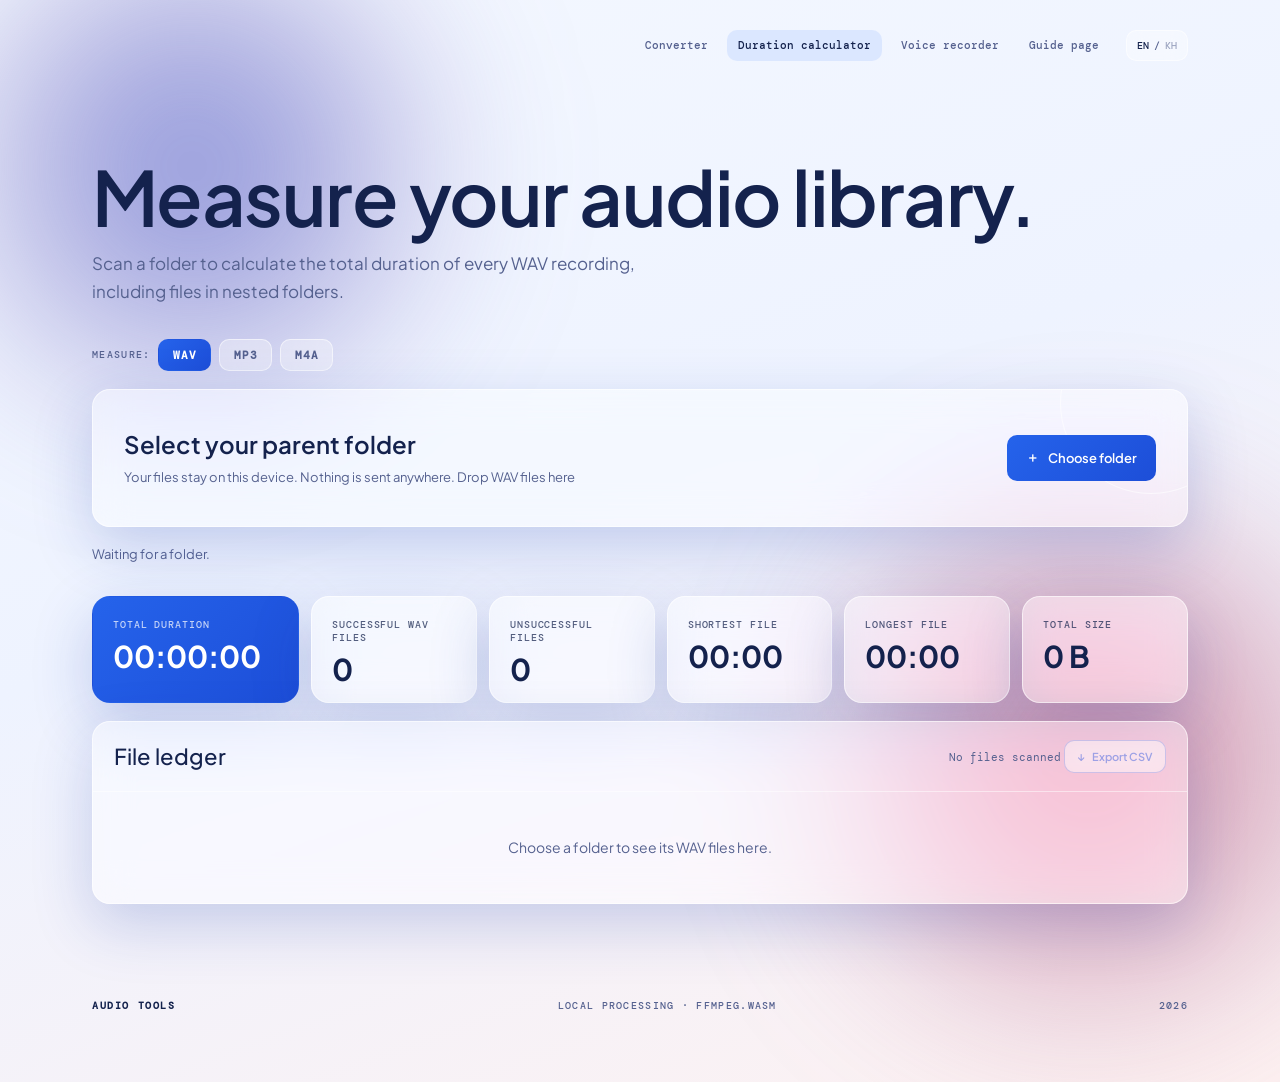
<file: duration.html>
<!doctype html>
<html lang="en" data-theme="glass">
<head>
  <meta charset="utf-8">
  <meta name="viewport" content="width=device-width, initial-scale=1">
  <meta name="theme-color" content="#f7f9fd">
  <meta name="description" content="Calculate and display the total duration and size of your WAV audio libraries directly in your browser. All files are processed locally.">
  <meta http-equiv="Cache-Control" content="no-store">
  <meta http-equiv="Pragma" content="no-cache">
  <title>WAV Duration Ledger</title>
  <link rel="preconnect" href="https://fonts.googleapis.com">
  <link rel="preconnect" href="https://fonts.gstatic.com" crossorigin>
  <link href="https://fonts.googleapis.com/css2?family=DM+Mono:wght@400;500&family=Plus+Jakarta+Sans:wght@400;500;600;700;800&display=swap" rel="stylesheet">
  <link rel="stylesheet" href="style.css">
  <script defer src="language.js"></script>
</head>
<body>
  <main class="converter-page duration-page">
    <nav class="app-nav" aria-label="Audio tools navigation" data-i18n-aria-label="audioToolsNavigation">
      <button class="nav-menu-button" type="button" aria-expanded="false" aria-controls="site-nav-links" aria-label="Open navigation" data-i18n-aria-label="openNavigation"><span></span><span></span><span></span></button>
      <div class="nav-links" id="site-nav-links"><a class="nav-link" href="index.html" data-i18n="converter">Converter</a><a class="nav-link active" href="duration.html" data-i18n="durationCalculator">Duration calculator</a><a class="nav-link" href="recorder.html" data-i18n="voiceRecorder">Voice recorder</a><a class="nav-link" href="ios-guide.html" data-i18n="iosGuideNavigation">Guide page</a><button class="lang-toggle" type="button" aria-label="Toggle language" data-i18n-aria-label="toggleLanguage" aria-pressed="false"><span data-lang="en">EN</span><span>/</span><span data-lang="kh">KH</span></button></div>
    </nav>

    <section class="duration-hero">
      <h1 data-i18n="durationTitle">Measure your audio library.</h1>
      <p class="intro" data-i18n="durationLede">Scan a folder to calculate the total duration of every WAV recording, including files in nested folders.</p>
    </section>

    <div class="format-switcher" role="tablist" aria-label="File type to measure">
      <span class="format-switcher-label" data-i18n="measureLabel">Measure:</span>
      <button class="format-tab active" type="button" role="tab" aria-selected="true" data-format="wav">WAV</button>
      <button class="format-tab" type="button" role="tab" aria-selected="false" data-format="mp3">MP3</button>
      <button class="format-tab" type="button" role="tab" aria-selected="false" data-format="m4a">M4A</button>
    </div>

    <section class="picker" aria-label="Choose a folder" data-i18n-aria-label="chooseFolderRegion">
      <div class="picker-copy">
        <span class="picker-title" data-i18n="selectFolder">Select your parent folder</span>
        <span class="picker-note"><span data-i18n="privacyNote">Your files stay on this device. Nothing is sent anywhere.</span> <span data-i18n="dropWavFiles">Drop WAV files here</span></span>
      </div>
      <button class="button" id="choose-folder-button" type="button"><span aria-hidden="true">＋</span> <span data-i18n="chooseFolder">Choose folder</span></button>
      <input id="folder-input" type="file" webkitdirectory directory multiple>
      <input id="file-input" type="file" multiple accept=".wav,audio/wav" hidden>
    </section>

    <p id="status" class="status" role="status" data-i18n="waitingFolder">Waiting for a folder.</p>
    <div id="progress-wrap" class="progress-wrap" aria-hidden="true"><div id="progress" class="progress"></div></div>

    <section class="metrics" aria-label="Audio summary" data-i18n-aria-label="audioSummary">
      <div class="metric"><span class="metric-label" data-i18n="totalDuration">Total duration</span><strong id="total" class="metric-value">00:00:00</strong></div>
      <div class="metric"><span class="metric-label" data-i18n="successfulWav">Successful WAV files</span><strong id="file-count" class="metric-value">0</strong></div>
      <div class="metric"><span class="metric-label" data-i18n="unsuccessfulFiles">Unsuccessful files</span><strong id="failed-count" class="metric-value">0</strong></div>
      <div class="metric"><span class="metric-label" data-i18n="shortestFile">Shortest file</span><strong id="shortest" class="metric-value">00:00</strong></div>
      <div class="metric"><span class="metric-label" data-i18n="longestFile">Longest file</span><strong id="longest" class="metric-value">00:00</strong></div>
      <div class="metric"><span class="metric-label" data-i18n="totalSize">Total size</span><strong id="total-size" class="metric-value">0 B</strong></div>
    </section>

    <section id="non-wav-panel" class="non-wav-panel" hidden aria-label="Non-WAV files" data-i18n-aria-label="nonWavFiles">
      <div class="non-wav-actions">
        <button id="non-wav-toggle" class="non-wav-toggle" type="button" aria-expanded="false" aria-controls="non-wav-list">Show non-WAV files (<span id="non-wav-count">0</span>)</button>
        <button id="convert-all-button" class="convert-all-button" type="button" hidden data-i18n="convertAllToWav">Convert all to WAV</button>
      </div>
      <ul id="non-wav-list" class="non-wav-list" hidden></ul>
    </section>

    <section class="table-wrap">
      <div class="table-head"><h2 class="table-title" data-i18n="fileLedger">File ledger</h2><div><span id="result-count" class="count" data-i18n="noFilesScanned">No files scanned</span> <button id="export-button" class="export-button" type="button" disabled title="Export readable WAV results as CSV" data-i18n-title="exportCsvTitle"><span aria-hidden="true">↓</span> <span data-i18n="exportCsv">Export CSV</span></button></div></div>
      <div id="empty" class="empty" data-i18n="emptyLedger">Choose a folder to see its WAV files here.</div>
      <table id="results" hidden>
        <thead><tr><th data-i18n="fileHeader">File</th><th data-i18n="durationHeader">Duration</th></tr></thead>
        <tbody id="rows"></tbody>
      </table>
    </section>
    <footer class="site-footer"><span class="footer-brand" data-i18n="audioTools">AUDIO TOOLS</span><span class="footer-note" data-i18n="ffmpegLocal">LOCAL PROCESSING · FFMPEG.WASM</span><span class="footer-year">2026</span></footer>
  </main>

  <script>
    const folderInput = document.querySelector('#folder-input');
    const fileInput = document.querySelector('#file-input');
    const picker = document.querySelector('.picker');
    const chooseFolderButton = document.querySelector('#choose-folder-button');
    const status = document.querySelector('#status');
    const progressWrap = document.querySelector('#progress-wrap');
    const progress = document.querySelector('#progress');
    const totalEl = document.querySelector('#total');
    const countEl = document.querySelector('#file-count');
    const failedCountEl = document.querySelector('#failed-count');
    const shortestEl = document.querySelector('#shortest');
    const longestEl = document.querySelector('#longest');
    const totalSizeEl = document.querySelector('#total-size');
    const resultCount = document.querySelector('#result-count');
    const empty = document.querySelector('#empty');
    const results = document.querySelector('#results');
    const rows = document.querySelector('#rows');
    const exportButton = document.querySelector('#export-button');
    const nonWavPanel = document.querySelector('#non-wav-panel');
    const nonWavToggle = document.querySelector('#non-wav-toggle');
    const convertAllButton = document.querySelector('#convert-all-button');
    const nonWavCountEl = document.querySelector('#non-wav-count');
    const nonWavList = document.querySelector('#non-wav-list');
    const formatTabs = [...document.querySelectorAll('.format-tab')];
    const introEl = document.querySelector('[data-i18n="durationLede"]');
    const dropNoteEl = document.querySelector('[data-i18n="dropWavFiles"]');
    const successLabelEl = document.querySelector('[data-i18n="successfulWav"]');
    let scannedResults = [];
    let durationTranslations;
    let selectedFolderName = 'Selected folder';
    let lastStatusKind = 'waiting';
    const durationDatabaseName = 'wavecraft-duration-ledger';
    const durationStoreName = 'duration-ledger';
    const converterQueueDatabaseName = 'wavecraft-converter-queue';
    const converterQueueStoreName = 'files';

    const FORMAT_LABELS = { wav: 'WAV', mp3: 'MP3', m4a: 'M4A' };
    const FORMAT_EXT = { wav: '.wav', mp3: '.mp3', m4a: '.m4a' };
    const FORMAT_ACCEPT = { wav: '.wav,audio/wav', mp3: '.mp3,audio/mpeg', m4a: '.m4a,audio/mp4,audio/x-m4a' };
    let activeFormat = localStorage.getItem('wavecraft-duration-format');
    if (!FORMAT_LABELS[activeFormat]) activeFormat = 'wav';

    function fmtLabel() { return FORMAT_LABELS[activeFormat]; }

    function tr(key, fallback) {
      const template = (durationTranslations && durationTranslations[key]) || fallback;
      return template.replaceAll('{fmt}', fmtLabel());
    }

    function applyFormatCopy() {
      fileInput.accept = FORMAT_ACCEPT[activeFormat];
      formatTabs.forEach(tab => {
        const isActive = tab.dataset.format === activeFormat;
        tab.classList.toggle('active', isActive);
        tab.setAttribute('aria-selected', String(isActive));
      });
      if (introEl) introEl.textContent = tr('durationLede', 'Scan a folder to calculate the total duration of every {fmt} recording, including files in nested folders.');
      if (dropNoteEl) dropNoteEl.textContent = tr('dropWavFiles', 'Drop {fmt} files here');
      if (successLabelEl) successLabelEl.textContent = tr('successfulWav', 'Successful {fmt} files');
      empty.textContent = tr('emptyLedger', 'Choose a folder to see its {fmt} files here.');
      nonWavPanel.setAttribute('aria-label', tr('nonWavFiles', 'Non-{fmt} files'));
      if (lastStatusKind === 'waiting') status.textContent = tr('waitingFolder', 'Waiting for a folder.');
      if (lastStatusKind === 'noFilesFound') status.textContent = tr('noWavFound', 'No {fmt} files found in that folder.');
      if (lastStatusKind === 'scanComplete') status.textContent = tr('scanComplete', 'Scan complete. All {fmt} files were read locally.');
    }

    formatTabs.forEach(tab => tab.addEventListener('click', () => {
      const nextFormat = tab.dataset.format;
      if (nextFormat === activeFormat || !FORMAT_LABELS[nextFormat]) return;
      activeFormat = nextFormat;
      localStorage.setItem('wavecraft-duration-format', activeFormat);
      scannedResults = [];
      rows.replaceChildren();
      results.hidden = true;
      empty.hidden = false;
      progressWrap.style.display = 'none';
      nonWavPanel.hidden = true;
      exportButton.disabled = true;
      resetSummary();
      lastStatusKind = 'waiting';
      resultCount.textContent = tr('noFilesScanned', 'No files scanned');
      applyFormatCopy();
      restoreDurationLedger().catch(error => console.warn('Could not restore duration ledger', error));
    }));

    applyFormatCopy();

    function openDurationDatabase() {
      return new Promise((resolve, reject) => {
        const request = indexedDB.open(durationDatabaseName, 1);
        request.onupgradeneeded = () => {
          if (!request.result.objectStoreNames.contains(durationStoreName)) request.result.createObjectStore(durationStoreName);
        };
        request.onsuccess = () => resolve(request.result);
        request.onerror = () => reject(request.error);
      });
    }

    async function saveDurationLedger(snapshot) {
      const database = await openDurationDatabase();
      await new Promise((resolve, reject) => {
        const transaction = database.transaction(durationStoreName, 'readwrite');
        transaction.objectStore(durationStoreName).put(snapshot, activeFormat);
        transaction.oncomplete = resolve;
        transaction.onerror = () => reject(transaction.error);
      });
      database.close();
    }

    async function restoreDurationLedger() {
      const database = await openDurationDatabase();
      const snapshot = await new Promise((resolve, reject) => {
        const request = database.transaction(durationStoreName).objectStore(durationStoreName).get(activeFormat);
        request.onsuccess = () => resolve(request.result);
        request.onerror = () => reject(request.error);
      });
      database.close();
      if (snapshot) renderStoredLedger(snapshot);
      else empty.textContent = tr('emptyLedger', 'Choose a folder to see its {fmt} files here.');
    }

    function deleteDatabase(databaseName) {
      return new Promise((resolve, reject) => {
        const request = indexedDB.deleteDatabase(databaseName);
        request.onsuccess = resolve;
        request.onerror = () => reject(request.error);
        request.onblocked = resolve;
      });
    }

    async function clearAllSavedDataOnReload() {
      if (performance.getEntriesByType('navigation')[0]?.type !== 'reload') return;
      await Promise.all([
        deleteDatabase(durationDatabaseName),
        deleteDatabase('wavecraft-results')
      ]);
    }

    function renderStoredLedger(snapshot) {
      scannedResults = snapshot.results || [];
      selectedFolderName = snapshot.folderName || selectedFolderName;
      const totalSeconds = snapshot.totalSeconds || 0;
      const totalSize = snapshot.totalSize ?? scannedResults.reduce((sum, item) => sum + (item.size || 0), 0);
      const successes = scannedResults.filter(item => Number.isFinite(item.seconds)).length;
      const failedCount = snapshot.failedCount ?? scannedResults.filter(item => !Number.isFinite(item.seconds)).length + (snapshot.nonWavFiles || []).length;
      const fileCount = snapshot.fileCount || scannedResults.length;
      const nonWavFiles = snapshot.nonWavFiles || [];
      rows.replaceChildren();
      const rowFragment = document.createDocumentFragment();
      scannedResults.forEach(item => {
        const row = document.createElement('tr');
        const nameCell = document.createElement('td');
        const name = document.createElement('div');
        name.className = 'file-name';
        name.textContent = item.code;
        name.title = item.code;
        const path = document.createElement('div');
        path.className = 'file-path';
        path.textContent = displayLocation(item.location);
        nameCell.append(name, path);
        const durationCell = document.createElement('td');
        durationCell.textContent = Number.isFinite(item.seconds) ? formatDuration(item.seconds) : (durationTranslations?.couldNotRead || 'Could not read');
        if (!Number.isFinite(item.seconds)) durationCell.className = 'error';
        row.append(nameCell, durationCell);
        rowFragment.append(row);
      });
      rows.append(rowFragment);
      empty.hidden = successes > 0;
      results.hidden = successes === 0;
      progressWrap.style.display = successes ? 'block' : 'none';
      progress.style.width = '100%';
      const storedDurations = scannedResults.map(item => item.seconds).filter(Number.isFinite);
      const shortestSeconds = snapshot.shortestSeconds ?? (storedDurations.length ? Math.min(...storedDurations) : 0);
      updateSummary(totalSeconds, successes, failedCount, shortestSeconds, snapshot.longestSeconds || 0, totalSize);
      renderNonWavFiles(nonWavFiles);
      if (successes) appendTotalRow(totalSeconds);
      status.textContent = `${tr('restored', 'Restored')} ${successes} ${tr('formatFileWord', '{fmt} file')} ${successes === 1 ? tr('result', 'result') : tr('results', 'results')} ${tr('fromBrowser', 'from this browser')}.`;
      lastStatusKind = 'dynamic';
      resultCount.textContent = `${successes} ${tr('readableOf', 'readable of')} ${snapshot.fileCount || successes} ${tr('formatFileWord', '{fmt} file')}`;
      exportButton.disabled = scannedResults.length === 0;
    }

    const isAppleMobile = /iPad|iPhone|iPod/.test(navigator.userAgent) || (navigator.platform === 'MacIntel' && navigator.maxTouchPoints > 1);
    chooseFolderButton.addEventListener('click', async () => {
      if (isAppleMobile) {
        status.textContent = tr('selectWavFilesFromFiles', 'Select one or more {fmt} files from the Files app.');
        lastStatusKind = 'dynamic';
        fileInput.click();
        return;
      }
      folderInput.click();
    });
    folderInput.addEventListener('change', () => scanFiles([...folderInput.files]));
    fileInput.addEventListener('change', () => scanFiles([...fileInput.files]));
    ['dragenter', 'dragover'].forEach(eventName => picker.addEventListener(eventName, event => {
      event.preventDefault();
      picker.classList.add('dragging');
    }));
    picker.addEventListener('dragleave', event => {
      event.preventDefault();
      picker.classList.remove('dragging');
    });
    picker.addEventListener('drop', event => {
      event.preventDefault();
      picker.classList.remove('dragging');
      scanFiles([...event.dataTransfer.files]);
    });
    window.addEventListener('wavecraft:converted', event => scanFiles(event.detail.files));
    exportButton.addEventListener('click', exportCsv);
    convertAllButton.addEventListener('click', convertAllNonWavFiles);
    nonWavToggle.addEventListener('click', () => {
      const expanded = nonWavToggle.getAttribute('aria-expanded') === 'true';
      nonWavToggle.setAttribute('aria-expanded', String(!expanded));
      nonWavToggle.firstChild.textContent = `${expanded ? tr('hideNonWav', 'Hide non-{fmt} files') : tr('showNonWav', 'Show non-{fmt} files')} (`;
      nonWavList.hidden = expanded;
    });
    clearAllSavedDataOnReload()
      .then(() => restoreDurationLedger())
      .catch(error => console.warn('Could not initialize duration ledger', error));

    async function scanFiles(files) {
      const ext = FORMAT_EXT[activeFormat];
      const matchingFiles = files.filter(file => file.name.toLowerCase().endsWith(ext));
      const otherFiles = files.filter(file => !file.name.toLowerCase().endsWith(ext));
      selectedFolderName = getSelectedFolderName(matchingFiles) || 'Selected folder';
      scannedResults = [];
      exportButton.disabled = true;
      rows.replaceChildren();
      empty.hidden = matchingFiles.length > 0;
      results.hidden = matchingFiles.length === 0;
      progressWrap.style.display = matchingFiles.length ? 'block' : 'none';
      progress.style.width = '0%';
      resetSummary();
      renderNonWavFiles(otherFiles);

      if (!matchingFiles.length) {
        status.textContent = tr('noWavFound', 'No {fmt} files found in that folder.');
        lastStatusKind = 'noFilesFound';
        resultCount.textContent = tr('noFilesScanned', 'No files scanned');
        return;
      }

      let totalSeconds = 0;
      let totalSize = matchingFiles.reduce((sum, file) => sum + file.size, 0);
      let completed = 0;
      let successes = 0;
      let failedCount = 0;
      let longest = { seconds: 0, name: '' };
      let shortest = { seconds: Infinity, name: '' };
      status.textContent = `${tr('reading', 'Reading...')} ${matchingFiles.length} ${tr('formatFileWord', '{fmt} file')}...`;
      lastStatusKind = 'dynamic';

      for (const file of matchingFiles) {
        const row = document.createElement('tr');
        const nameCell = document.createElement('td');
        const name = document.createElement('div');
        name.className = 'file-name';
        name.textContent = file.name;
        name.title = file.name;
        const path = document.createElement('div');
        path.className = 'file-path';
        path.textContent = file.webkitRelativePath || file.name;
        nameCell.append(name, path);
        const durationCell = document.createElement('td');
        durationCell.textContent = durationTranslations?.reading || 'Reading...';
        row.append(nameCell, durationCell);
        rows.append(row);

        try {
          const seconds = await readAudioDuration(file, activeFormat);
          durationCell.textContent = formatDuration(seconds);
          totalSeconds += seconds;
          successes++;
          scannedResults.push({ code: file.name, size: file.size, seconds, minutes: seconds / 60, by: '', location: getFolder(file.webkitRelativePath) || selectedFolderName });
          if (seconds > longest.seconds) longest = { seconds, name: file.name };
          if (seconds < shortest.seconds) shortest = { seconds, name: file.name };
        } catch (error) {
          durationCell.textContent = durationTranslations?.couldNotRead || 'Could not read';
          durationCell.className = 'error';
          failedCount++;
          scannedResults.push({ code: file.name, size: file.size, seconds: null, minutes: null, by: '', location: getFolder(file.webkitRelativePath) || selectedFolderName });
        }
        completed++;
        progress.style.width = `${Math.round(completed / matchingFiles.length * 100)}%`;
        updateSummary(totalSeconds, successes, failedCount + otherFiles.length, shortest.seconds === Infinity ? 0 : shortest.seconds, longest.seconds, totalSize);
      }

      if (scannedResults.length) appendTotalRow(totalSeconds);
      if (failedCount) {
        status.textContent = `${failedCount} ${tr('unreadable', 'unreadable file')}${failedCount === 1 ? '' : 's'}.`;
        lastStatusKind = 'dynamic';
      } else {
        status.textContent = tr('scanComplete', 'Scan complete. All {fmt} files were read locally.');
        lastStatusKind = 'scanComplete';
      }
      resultCount.textContent = `${successes} ${tr('readableOf', 'readable of')} ${matchingFiles.length} ${tr('formatFileWord', '{fmt} file')}`;
      exportButton.disabled = scannedResults.length === 0;
      await saveDurationLedger({ results: scannedResults, totalSeconds, totalSize, shortestSeconds: shortest.seconds === Infinity ? 0 : shortest.seconds, longestSeconds: longest.seconds, fileCount: matchingFiles.length, failedCount: failedCount + otherFiles.length, nonWavFiles: otherFiles.map(file => file.webkitRelativePath || file.name), folderName: selectedFolderName });
    }

    function exportCsv() {
      if (!scannedResults.length) return;
      const readableResults = scannedResults.filter(item => Number.isFinite(item.seconds));
      const totalSeconds = readableResults.reduce((sum, item) => sum + item.seconds, 0);
      const headers = ['No.', 'Location', 'Code', 'RT (Second)', 'RT (Minute)', 'RT (Hour)', 'By'];
      const lines = [headers, ...scannedResults.map((item, index) => [index + 1, displayLocation(item.location), item.code, Number.isFinite(item.seconds) ? item.seconds.toFixed(3) : 'Could not read', Number.isFinite(item.seconds) ? item.minutes.toFixed(3) : 'Could not read', Number.isFinite(item.seconds) ? formatDecimalHours(item.seconds) : 'Could not read', item.by]), ['', '', 'TOTAL DURATION', totalSeconds.toFixed(3), (totalSeconds / 60).toFixed(3), formatDecimalHours(totalSeconds), ''], ['', '', 'ESTIMATED DURATION', '', '', formatHourDuration(totalSeconds), '']];
      const csv = '\ufeff' + lines.map(line => line.map(csvCell).join(',')).join('\r\n');
      const blob = new Blob([csv], { type: 'text/csv;charset=utf-8' });
      const url = URL.createObjectURL(blob);
      const link = document.createElement('a');
      link.href = url;
      link.download = `${activeFormat}-duration-report.csv`;
      link.click();
      URL.revokeObjectURL(url);
      status.textContent = `${tr('exported', 'Exported')} ${scannedResults.length} ${tr('formatFileWord', '{fmt} file')}.`;
      lastStatusKind = 'dynamic';
    }

    function csvCell(value) {
      return `"${String(value).replaceAll('"', '""')}"`;
    }

    function appendTotalRow(totalSeconds) {
      rows.append(createSummaryRow('total-row', 'TOTAL DURATION', [
        `Seconds: ${totalSeconds.toFixed(3)}`,
        `Minutes: ${(totalSeconds / 60).toFixed(3)}`,
        `Hours: ${formatDecimalHours(totalSeconds)}`
      ]));
      rows.append(createSummaryRow('estimate-row', 'ESTIMATED DURATION', [
        `Seconds: ${Math.round(totalSeconds)}`,
        `Minutes: ${formatMinuteDuration(totalSeconds)}`,
        `Hours: ${formatHourDuration(totalSeconds)}`
      ]));
    }

    function createSummaryRow(className, label, values) {
      const summaryRow = document.createElement('tr');
      summaryRow.className = className;
      const labelCell = document.createElement('td');
      labelCell.textContent = label;
      const durationCell = document.createElement('td');
      const detail = document.createElement('div');
      detail.className = 'total-detail';
      values.forEach(value => detail.append(totalValue('', value.slice(value.indexOf(': ') + 2))));
      durationCell.append(detail);
      summaryRow.append(labelCell, durationCell);
      return summaryRow;
    }

    function totalValue(label, value) {
      const item = document.createElement('span');
      item.textContent = label ? `${label}: ${value}` : value;
      return item;
    }

    function formatMinuteDuration(seconds) {
      const rounded = Math.round(seconds);
      return `${Math.floor(rounded / 60)}:${String(rounded % 60).padStart(2, '0')}`;
    }

    function formatHourDuration(seconds) {
      const rounded = Math.round(seconds);
      const hours = Math.floor(rounded / 3600);
      const minutes = Math.floor((rounded % 3600) / 60);
      const remainingSeconds = rounded % 60;
      return `${String(hours).padStart(2, '0')}:${String(minutes).padStart(2, '0')}:${String(remainingSeconds).padStart(2, '0')}`;
    }

    function formatDecimalHours(seconds) {
      return (seconds / 3600).toFixed(6);
    }

    async function readAudioDuration(file, format) {
      if (format === 'wav') return readWavDuration(file);
      return decodeAudioDuration(file);
    }

    async function readWavDuration(file) {
      // 64KB is plenty to read RIFF, fmt, fact, and data chunk headers
      // while minimizing memory allocation across thousands of files.
      const header = await file.slice(0, Math.min(file.size, 64 * 1024)).arrayBuffer();
      const view = new DataView(header);
      if (view.byteLength < 12 || ascii(view, 0, 4) !== 'RIFF' || ascii(view, 8, 4) !== 'WAVE') throw new Error('Invalid WAV header');
      let offset = 12;
      let byteRate = 0;
      let dataSize = 0;
      let sampleCount = 0;
      while (offset + 8 <= view.byteLength) {
        const chunkId = ascii(view, offset, 4);
        const chunkSize = view.getUint32(offset + 4, true);
        const chunkStart = offset + 8;
        if (chunkId === 'fmt ' && chunkSize >= 16 && chunkStart + 16 <= view.byteLength) byteRate = view.getUint32(chunkStart + 8, true);
        if (chunkId === 'data') dataSize = chunkSize;
        if (chunkId === 'fact' && chunkSize >= 4 && chunkStart + 4 <= view.byteLength) sampleCount = view.getUint32(chunkStart, true);
        offset = chunkStart + chunkSize + (chunkSize % 2);
        if (byteRate && dataSize) return dataSize / byteRate;
        if (sampleCount && byteRate) return sampleCount / (byteRate / 2);
      }
      return decodeAudioDuration(file);
    }

    function decodeAudioDuration(file) {
      return new Promise((resolve, reject) => {
        const audio = document.createElement('audio');
        const url = URL.createObjectURL(file);
        audio.preload = 'metadata';
        audio.onloadedmetadata = () => { URL.revokeObjectURL(url); resolve(audio.duration); };
        audio.onerror = () => { URL.revokeObjectURL(url); reject(new Error('Unable to decode audio')); };
        audio.src = url;
      });
    }

    function ascii(view, offset, length) {
      let value = '';
      for (let index = 0; index < length; index++) value += String.fromCharCode(view.getUint8(offset + index));
      return value;
    }

    function getFolder(path) {
      if (!path) return '';
      const parts = path.split('/');
      return parts.length > 1 ? parts.slice(0, -1).join('/') : '';
    }

    function getSelectedFolderName(files) {
      const relativePath = files.find(file => file.webkitRelativePath)?.webkitRelativePath;
      return relativePath ? relativePath.split('/')[0] : '';
    }

    function displayLocation(location) {
      return location && location !== 'Selected folder' ? location : selectedFolderName;
    }

    function formatDuration(seconds) {
      if (!Number.isFinite(seconds)) return 'Unknown';
      const rounded = Math.round(seconds);
      const hours = Math.floor(rounded / 3600);
      const minutes = Math.floor((rounded % 3600) / 60);
      const secs = rounded % 60;
      return hours ? `${String(hours).padStart(2, '0')}:${String(minutes).padStart(2, '0')}:${String(secs).padStart(2, '0')}` : `${String(minutes).padStart(2, '0')}:${String(secs).padStart(2, '0')}`;
    }

    function resetSummary() { updateSummary(0, 0, 0, 0, 0); }
    function updateSummary(total, count, failedCount, shortest, longest, totalSize = 0) {
      totalEl.textContent = formatDuration(total);
      countEl.textContent = count;
      failedCountEl.textContent = failedCount;
      shortestEl.textContent = formatDuration(shortest);
      longestEl.textContent = formatDuration(longest);
      totalSizeEl.textContent = formatBytes(totalSize);
    }

    function renderNonWavFiles(files) {
      nonWavPanel.hidden = files.length === 0;
      nonWavCountEl.textContent = files.length;
      const convertibleFiles = files.filter(file => file instanceof File && /\.(m4a|mp3)$/i.test(file.name));
      convertAllButton.hidden = convertibleFiles.length === 0;
      convertAllButton.textContent = `${durationTranslations?.convertAll || 'Convert all'} ${convertibleFiles.length} ${durationTranslations?.toWav || 'to WAV'}`;
      nonWavList.replaceChildren(...files.map(file => {
        const item = document.createElement('li');
        item.className = 'non-wav-item';
        item.file = file;
        const name = document.createElement('span');
        name.className = 'non-wav-name';
        name.textContent = typeof file === 'string' ? file : (file.webkitRelativePath || file.name);
        item.append(name);
        if (file instanceof File && /\.(m4a|mp3)$/i.test(file.name)) {
          const convertButton = document.createElement('button');
          convertButton.className = 'convert-file-button';
          convertButton.type = 'button';
          convertButton.textContent = durationTranslations?.convertToWav || 'Convert to WAV';
          const fileLabel = file.webkitRelativePath || file.name;
          convertButton.title = `Convert ${fileLabel} to WAV`;
          convertButton.setAttribute('aria-label', `Convert ${fileLabel} to WAV`);
          convertButton.addEventListener('click', () => convertNonWavFile(file, convertButton));
          item.append(convertButton);
        }
        return item;
      }));
      nonWavList.hidden = true;
      nonWavToggle.setAttribute('aria-expanded', 'false');
      nonWavToggle.firstChild.textContent = `${tr('showNonWav', 'Show non-{fmt} files')} (`;
    }

    window.addEventListener('wavecraft:language', event => {
      durationTranslations = event.detail.translations;
      updateDurationLanguage(durationTranslations);
    });

    function updateDurationLanguage(translations) {
      applyFormatCopy();
      const expanded = nonWavToggle.getAttribute('aria-expanded') === 'true';
      nonWavToggle.firstChild.textContent = `${expanded ? tr('hideNonWav', 'Hide non-{fmt} files') : tr('showNonWav', 'Show non-{fmt} files')} (`;
      if (!convertAllButton.hidden) convertAllButton.textContent = `${translations.convertAll} ${nonWavCountEl.textContent} ${translations.toWav}`;
      if (resultCount.textContent === 'No files scanned') resultCount.textContent = translations.noFilesScanned;
    }

    async function convertAllNonWavFiles() {
      const files = [...nonWavList.querySelectorAll('.non-wav-item')]
        .map(item => item.file)
        .filter(file => file instanceof File && /\.(m4a|mp3)$/i.test(file.name));
      if (!files.length) return;
      convertAllButton.disabled = true;
      await openConverterWithFiles(files, convertAllButton, `Convert all ${files.length} ${durationTranslations?.toWav || 'to WAV'}`);
    }

    async function openConverterWithFiles(files, button, retryLabel) {
      button.disabled = true;
      button.textContent = durationTranslations?.openingConverter || 'Opening converter...';
      try {
        const database = await openConverterQueueDatabase();
        await new Promise((resolve, reject) => {
          const transaction = database.transaction(converterQueueStoreName, 'readwrite');
          transaction.objectStore(converterQueueStoreName).put(files, 'pending');
          transaction.oncomplete = resolve;
          transaction.onerror = () => reject(transaction.error);
        });
        database.close();
        window.location.href = 'index.html';
      } catch (error) {
        console.error('Could not prepare converter queue', error);
        button.disabled = false;
        button.textContent = retryLabel;
      }
    }

    function openConverterQueueDatabase() {
      return new Promise((resolve, reject) => {
        const request = indexedDB.open(converterQueueDatabaseName, 1);
        request.onupgradeneeded = () => {
          if (!request.result.objectStoreNames.contains(converterQueueStoreName)) request.result.createObjectStore(converterQueueStoreName);
        };
        request.onsuccess = () => resolve(request.result);
        request.onerror = () => reject(request.error);
      });
    }

    async function convertNonWavFile(file, button) {
      await openConverterWithFiles([file], button, durationTranslations?.convertToWav || 'Convert to WAV');
    }

    function formatBytes(bytes) {
      if (!Number.isFinite(bytes) || bytes <= 0) return '0 B';
      const units = ['B', 'KB', 'MB', 'GB', 'TB'];
      const unitIndex = Math.min(Math.floor(Math.log(bytes) / Math.log(1024)), units.length - 1);
      const value = bytes / (1024 ** unitIndex);
      return `${value >= 10 || unitIndex === 0 ? value.toFixed(0) : value.toFixed(1)} ${units[unitIndex]}`;
    }
  </script>
</body>
</html>
</file>
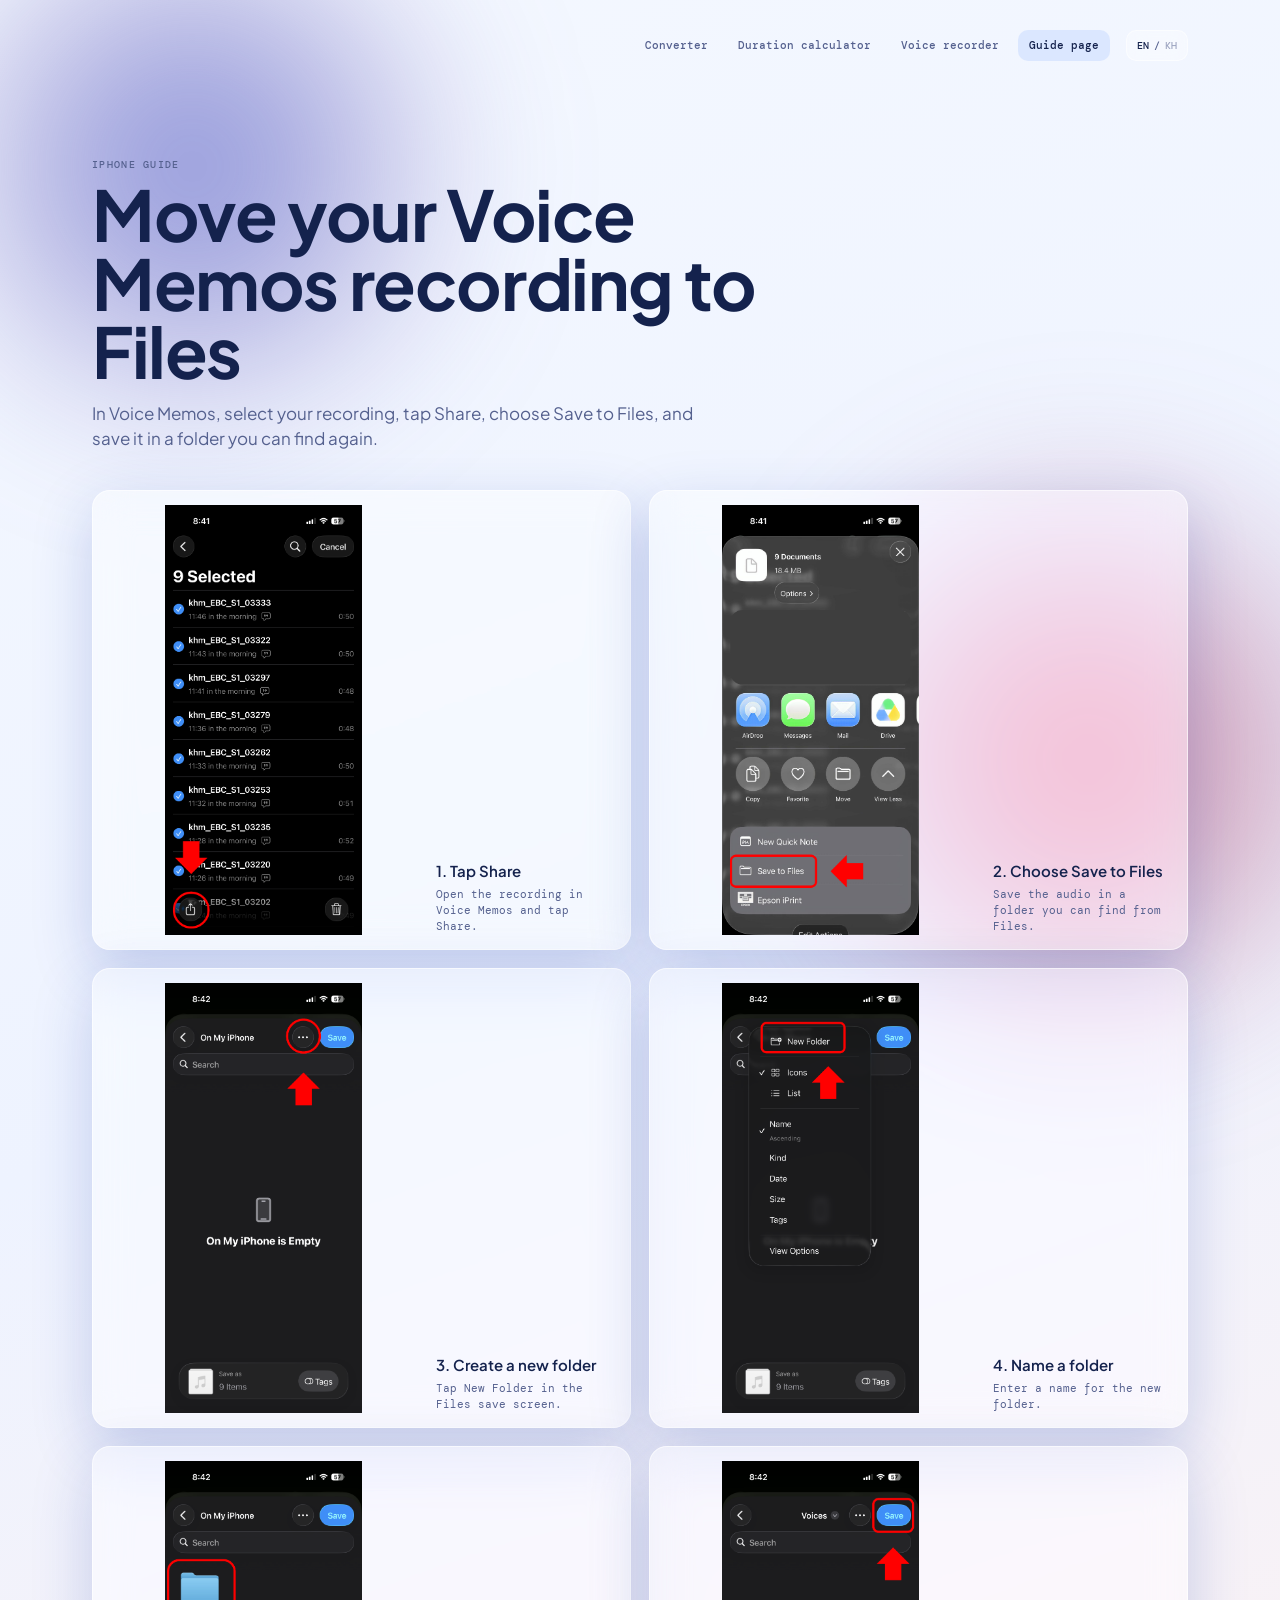
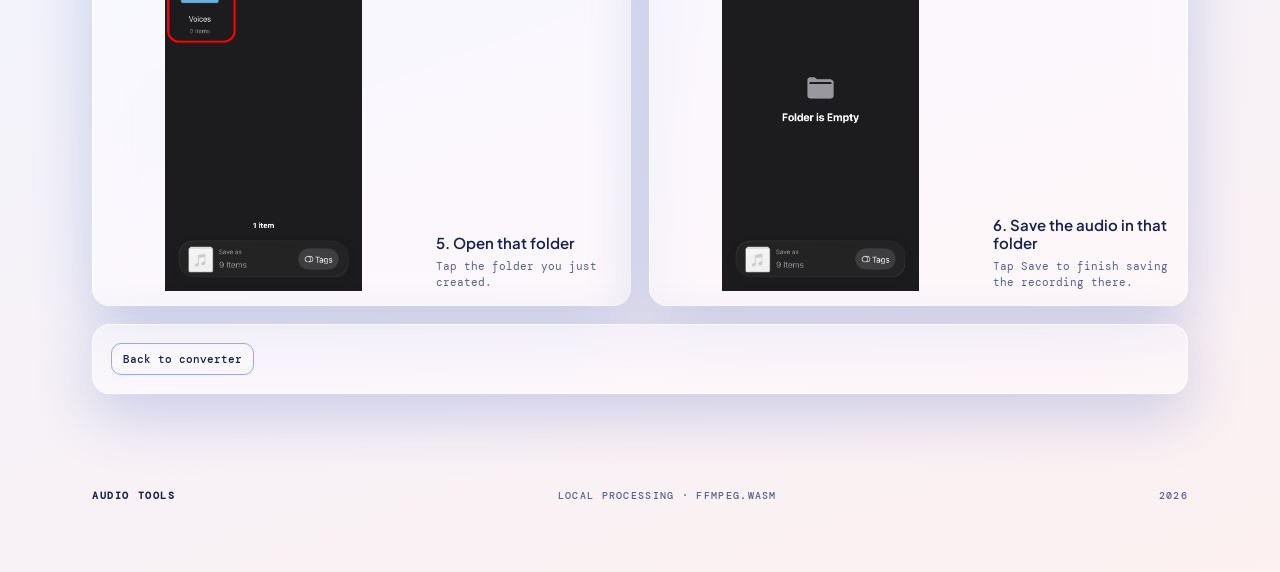
<file: ios-guide.html>
<!doctype html>
<html lang="en" data-theme="glass">
<head>
  <meta charset="UTF-8">
  <meta name="viewport" content="width=device-width, initial-scale=1">
  <meta name="theme-color" content="#f7f9fd">
  <meta name="description" content="Step-by-step guide to exporting iPhone Voice Memos recordings from the Files app so you can convert them to WAV format.">
  <meta http-equiv="Cache-Control" content="no-store">
  <title>iPhone Voice Memos Guide</title>
  <link rel="preconnect" href="https://fonts.googleapis.com">
  <link rel="preconnect" href="https://fonts.gstatic.com" crossorigin>
  <link href="https://fonts.googleapis.com/css2?family=DM+Mono:wght@400;500&family=Plus+Jakarta+Sans:wght@400;500;600;700;800&display=swap" rel="stylesheet">
  <link rel="stylesheet" href="style.css">
  <script defer src="language.js"></script>
</head>
<body>
  <main class="converter-page ios-guide-page">
    <nav class="app-nav" aria-label="Audio tools navigation" data-i18n-aria-label="audioToolsNavigation">
      <button class="nav-menu-button" type="button" aria-expanded="false" aria-controls="site-nav-links" aria-label="Open navigation" data-i18n-aria-label="openNavigation"><span></span><span></span><span></span></button>
      <div class="nav-links" id="site-nav-links"><a class="nav-link" href="index.html" data-i18n="converter">Converter</a><a class="nav-link" href="duration.html" data-i18n="durationCalculator">Duration calculator</a><a class="nav-link" href="recorder.html" data-i18n="voiceRecorder">Voice recorder</a><a class="nav-link active" href="ios-guide.html" data-i18n="iosGuideNavigation">Guide page</a><button class="lang-toggle" type="button" aria-label="Toggle language" data-i18n-aria-label="toggleLanguage" aria-pressed="false"><span data-lang="en">EN</span><span>/</span><span data-lang="kh">KH</span></button></div>
    </nav>
    <section class="ios-guide-hero">
      <span class="result-label" data-i18n="iosGuideLabel">IPHONE GUIDE</span>
      <h1 data-i18n="iosGuideTitle">Move your Voice Memos recording to Files</h1>
      <p data-i18n="iosGuideText">In Voice Memos, select your recording, tap Share, choose Save to Files, and save it in a folder you can find again.</p>
    </section>
    <section class="ios-guide-steps" aria-label="iPhone Voice Memos steps" data-i18n-aria-label="iosGuideSteps">
      <figure><img src="Guide/IMG_0017.PNG" alt="Voice Memos with the Share button highlighted" loading="lazy" decoding="async"><figcaption><strong data-i18n="iosGuideStepOne">1. Tap Share</strong><span data-i18n="iosGuideStepOneText">Open the recording in Voice Memos and tap Share.</span></figcaption></figure>
      <figure><img src="Guide/IMG_0018.PNG" alt="iPhone share sheet with Save to Files highlighted" loading="lazy" decoding="async"><figcaption><strong data-i18n="iosGuideStepTwo">2. Choose Save to Files</strong><span data-i18n="iosGuideStepTwoText">Save the audio in a folder you can find from Files.</span></figcaption></figure>
      <figure><img src="Guide/IMG_0019.PNG" alt="Files save dialog with New Folder highlighted" loading="lazy" decoding="async"><figcaption><strong data-i18n="iosGuideStepThree">3. Create a new folder</strong><span data-i18n="iosGuideStepThreeText">Tap New Folder in the Files save screen.</span></figcaption></figure>
      <figure><img src="Guide/IMG_0020.PNG" alt="Files dialog for naming a new folder" loading="lazy" decoding="async"><figcaption><strong data-i18n="iosGuideStepFour">4. Name a folder</strong><span data-i18n="iosGuideStepFourText">Enter a name for the new folder.</span></figcaption></figure>
      <figure><img src="Guide/IMG_0021.PNG" alt="Files app showing the new Voices folder" loading="lazy" decoding="async"><figcaption><strong data-i18n="iosGuideStepFive">5. Open that folder</strong><span data-i18n="iosGuideStepFiveText">Tap the folder you just created.</span></figcaption></figure>
      <figure><img src="Guide/IMG_0022.PNG" alt="Files folder with the Save button highlighted" loading="lazy" decoding="async"><figcaption><strong data-i18n="iosGuideStepSix">6. Save the audio in that folder</strong><span data-i18n="iosGuideStepSixText">Tap Save to finish saving the recording there.</span></figcaption></figure>
    </section>
    <section class="ios-guide-picker"><a class="ios-guide-button" href="index.html" data-i18n="iosGuideBack">Back to converter</a></section>
    <footer class="site-footer"><span class="footer-brand" data-i18n="audioTools">AUDIO TOOLS</span><span class="footer-note" data-i18n="ffmpegLocal">LOCAL PROCESSING · FFMPEG.WASM</span><span class="footer-year">2026</span></footer>
  </main>
</body>
</html>
</file>
<file: style.css>
/* ============================================================
   RESET & GLOBALS
   ============================================================ */
* { box-sizing: border-box; }

@font-face {
  font-family: "Khmer OS Siemreap Local";
  src: url("Khmer OS Siemreap Regular.ttf") format("truetype");
  font-weight: 400;
  font-style: normal;
  font-display: swap;
}

:root {
  --paper: #f7f9fd;
  --ink: #102a56;
  --muted: #66738a;
  --line: #c5cfdf;
  --lime: #dce8ff;
  --orange: #e74445;
}

body {
  margin: 0;
  min-width: 320px;
  color: var(--ink);
  background: var(--paper);
  font-family: "Plus Jakarta Sans", sans-serif;
}

/* ============================================================
   DARKNESS / SPOTLIGHT CURSOR
   ============================================================ */
.darkness-overlay {
  position: fixed;
  inset: 0;
  z-index: 99999;
  pointer-events: none;
  background: radial-gradient(
    circle 260px at var(--spot-x, 50vw) var(--spot-y, 35vh),
    transparent 0%,
    transparent 28%,
    rgba(2, 4, 12, .82) 68%,
    rgba(2, 4, 12, .97) 100%
  );
}

/* ============================================================
   CONVERTER PAGE LAYOUT
   ============================================================ */
.converter-page {
  max-width: 1180px;
  min-height: 100vh;
  margin: auto;
  padding: 30px 42px 70px;
  color: var(--ink);
  background: var(--paper);
  font-family: "Plus Jakarta Sans", sans-serif;
}

/* ============================================================
   NAVIGATION
   ============================================================ */
.app-nav {
  display: flex;
  align-items: center;
  justify-content: space-between;
  padding-bottom: 20px;
}

.nav-menu-button {
  display: none;
  align-items: center;
  justify-content: center;
  flex-direction: column;
  gap: 4px;
  width: 38px;
  height: 34px;
  padding: 7px;
  border: 1px solid var(--line);
  color: var(--ink);
  background: transparent;
  cursor: pointer;
}

.nav-menu-button span {
  display: block;
  width: 17px;
  height: 1px;
  background: currentColor;
  transition: transform .18s, opacity .18s;
}

.nav-brand {
  display: flex;
  align-items: center;
  gap: 10px;
  color: inherit;
  text-decoration: none;
  font: 600 13px "DM Mono", monospace;
  letter-spacing: .12em;
}

.nav-mark {
  display: grid;
  place-items: center;
  width: 29px;
  height: 29px;
  border: 1.5px solid var(--ink);
  font: 600 16px "Plus Jakarta Sans";
}

.nav-links {
  display: flex;
  gap: 8px;
  margin-left: auto;
}

.nav-link {
  padding: 8px 11px;
  color: var(--muted);
  text-decoration: none;
  font: 500 11px "DM Mono", monospace;
}

.nav-link:hover,
.nav-link.active {
  color: var(--ink);
  background: var(--lime);
}

.lang-toggle {
  display: inline-flex;
  gap: 5px;
  align-items: center;
  margin-left: 8px;
  padding: 8px 10px;
  border: 1px solid var(--line);
  color: var(--muted);
  background: transparent;
  font: 500 10px "DM Mono", monospace;
  cursor: pointer;
}

.lang-toggle span[data-lang] { opacity: .55; }
.lang-toggle span[data-lang].active { color: var(--ink); opacity: 1; }

/* ============================================================
   CONVERTER HERO
   ============================================================ */
.converter-hero {
  width: 100%;
  margin-inline: auto;
  padding: 78px 0 54px;
}

.converter-hero h1 {
  margin: 0;
  font-size: clamp(42px, 7vw, 76px);
  line-height: .98;
  letter-spacing: -.02em;
  font-weight: 600;
}

.converter-hero h1 em {
  color: #3f65a0;
  font-style: normal;
}

.converter-hero .lede {
  max-width: 570px;
  color: var(--muted);
  line-height: 1.6;
  font-size: 17px;
  margin: 27px 0 0;
}

/* ============================================================
   WORKSPACE & DROP ZONE
   ============================================================ */
.converter-page .workspace {
  width: 100%;
  margin-inline: auto;
}

.drop-zone {
  min-height: 292px;
  border: 1.5px dashed #89918b;
  display: flex;
  align-items: center;
  justify-content: center;
  gap: 38px;
  padding: 40px;
  cursor: pointer;
  transition: background .2s, border-color .2s, transform .2s;
}

.drop-zone:hover,
.drop-zone:focus-visible,
.drop-zone.dragging {
  background: #eaf0fb;
  border-color: var(--ink);
  outline: none;
  transform: translateY(-2px);
}

/* Wave art */
.drop-art {
  height: 68px;
  display: flex;
  align-items: center;
  gap: 5px;
}

.wave {
  display: block;
  width: 7px;
  background: var(--orange);
  border-radius: 3px;
}

.wave-a { height: 27px; }
.wave-b { height: 55px; background: var(--ink); }
.wave-c { height: 68px; }
.wave-d { height: 43px; background: var(--ink); }
.wave-e { height: 20px; }

/* Drop copy */
.drop-copy h2 { margin: 0 0 9px; font-size: 21px; letter-spacing: -.01em; }
.drop-copy p { color: var(--muted); font-size: 14px; margin: 0 0 15px; }
.drop-copy small {
  display: block;
  margin-top: 16px;
  color: #8a918b;
  font: 10px "DM Mono", monospace;
  letter-spacing: .08em;
}
.drop-copy small b { color: var(--orange); margin: 0 5px; }

.picker-actions { display: flex; gap: 8px; }
.picker-actions button {
  border: 1px solid var(--ink);
  padding: 8px 11px;
  background: transparent;
  color: var(--ink);
  font: 500 11px "DM Mono", monospace;
  cursor: pointer;
}
.picker-actions button:hover { background: var(--ink); color: var(--paper); }

/* ============================================================
   UNSUPPORTED FILE PANEL
   ============================================================ */
.unsupported-panel {
  display: flex;
  align-items: flex-start;
  gap: 16px;
  margin-top: 13px;
  padding: 14px 14px 14px 18px;
  border: 1px solid #d98b8f;
  background: #fff1f1;
  color: #8f2429;
  font: 600 13px/1.4 "Plus Jakarta Sans", sans-serif;
  overflow-wrap: anywhere;
}

.unsupported-panel.is-hidden { display: none; }

.unsupported-copy { flex: 1; min-width: 0; }

.unsupported-toggle {
  display: block;
  margin-top: 8px;
  padding: 0;
  border: 0;
  color: #8f2429;
  background: transparent;
  font: 600 12px "Plus Jakarta Sans", sans-serif;
  text-decoration: underline;
  cursor: pointer;
}

.unsupported-list {
  max-height: 140px;
  margin: 8px 0 0;
  padding-left: 18px;
  overflow-y: auto;
  font: 400 12px/1.5 "DM Mono", monospace;
}

.unsupported-close {
  flex: 0 0 auto;
  border: 0;
  padding: 1px 6px;
  color: #8f2429;
  background: transparent;
  font: 400 23px/1 "Plus Jakarta Sans", sans-serif;
  cursor: pointer;
}

.unsupported-close:hover,
.unsupported-close:focus-visible {
  background: #f5d5d6;
  outline: 2px solid #8f2429;
  outline-offset: 1px;
}

/* ============================================================
   FILE PANEL / QUEUE
   ============================================================ */
.file-panel {
  display: grid;
  grid-template-columns: 1fr auto;
  gap: 10px 15px;
  margin-top: 13px;
  padding: 15px 16px;
  border: 1px solid var(--line);
  background: #eef3fb;
}

.queue-heading {
  display: flex;
  align-items: baseline;
  gap: 10px;
  flex-wrap: wrap;
}
.queue-heading strong { font: 500 10px "DM Mono", monospace; letter-spacing: .13em; }
.queue-heading span { color: var(--muted); font: 10px "DM Mono", monospace; }
.queue-heading small { flex-basis: 100%; color: var(--muted); font: 12px/1.5 "DM Mono", monospace; }

.queue-list {
  grid-column: 1 / -1;
  display: grid;
  gap: 7px;
  max-height: 800px;
  overflow-y: auto;
  padding: 0;
  margin: 0;
  list-style: none;
}

.queue-item {
  display: flex;
  align-items: center;
  gap: 10px;
  min-width: 0;
  padding-top: 7px;
  border-top: 1px solid #cbd5e5;
}

.queue-item::before {
  content: "♪";
  display: grid;
  place-items: center;
  flex: 0 0 25px;
  height: 25px;
  background: var(--ink);
  color: var(--lime);
  font-size: 16px;
}

.queue-item .file-details { display: grid; gap: 3px; flex: 1; min-width: 0; }
.queue-item strong { overflow: hidden; text-overflow: ellipsis; white-space: nowrap; font-size: 13px; }
.queue-item span { color: var(--muted); font: 9px "DM Mono", monospace; }

.remove-file { border: 0; background: transparent; color: var(--muted); font-size: 19px; cursor: pointer; }

.icon-button {
  grid-column: 2;
  grid-row: 1;
  align-self: start;
  border: 0;
  background: transparent;
  font-size: 27px;
  line-height: 1;
  color: var(--muted);
  cursor: pointer;
}

/* ============================================================
   ACTIONS BAR
   ============================================================ */
.actions {
  display: flex;
  justify-content: space-between;
  align-items: end;
  gap: 25px;
  margin-top: 31px;
}

.format-readout { display: grid; gap: 9px; }
.format-readout span,
.result-label { color: var(--muted); font: 500 10px "DM Mono", monospace; letter-spacing: .13em; }
.format-readout strong { font: 500 13px "DM Mono", monospace; }
.format-readout i { font-style: normal; color: var(--orange); }

.prefix-field { display: grid; gap: 6px; margin-top: 8px; }
.prefix-field > span { color: var(--muted); font: 500 10px "DM Mono", monospace; letter-spacing: .13em; }
.prefix-field input {
  width: min(100%, 250px);
  padding: 9px 10px;
  border: 1px solid var(--line);
  border-radius: 5px;
  color: var(--ink);
  background: white;
  font: 12px "DM Mono", monospace;
}
.prefix-field input:focus { border-color: var(--ink); outline: 2px solid #cbd5e5; outline-offset: 1px; }
.prefix-field input:disabled { background: #eef3fb; cursor: wait; }
.prefix-field small { color: var(--muted); font: 10px "DM Mono", monospace; }

.convert-button,
.download-button {
  display: flex;
  align-items: center;
  justify-content: center;
  gap: 23px;
  border: 0;
  padding: 16px 20px;
  min-width: 205px;
  background: var(--ink);
  color: var(--paper);
  font: 600 13px "Plus Jakarta Sans";
  cursor: pointer;
  text-decoration: none;
  transition: background .2s, transform .2s;
}

.convert-button:hover:not(:disabled),
.download-button:hover { background: #39463f; transform: translateY(-2px); }

.convert-button:disabled { cursor: not-allowed; opacity: .35; }
.arrow { color: var(--lime); font-size: 20px; }

/* ============================================================
   PROGRESS BLOCK
   ============================================================ */
.progress-block { margin-top: 27px; }

.progress-heading {
  display: flex;
  align-items: baseline;
  gap: 12px;
  font: 10px "DM Mono", monospace;
  color: var(--muted);
  margin-bottom: 9px;
}
.progress-heading span:first-child { flex: 1; min-width: 0; }

.progress-track { height: 5px; background: #d9e1ef; }
.progress-bar {
  height: 100%;
  width: 0;
  background: var(--orange);
  transition: width .15s ease;
}

/* ============================================================
   RESULT PANEL
   ============================================================ */
.result {
  display: grid;
  gap: 13px;
  margin-top: 13px;
  padding: 15px 16px;
  border: 1px solid var(--ink);
  background: var(--lime);
}

.result-heading {
  display: flex;
  align-items: center;
  justify-content: space-between;
  gap: 15px;
}

.result strong { display: block; margin-top: 5px; font-size: 16px; }

.result-list {
  display: grid;
  gap: 7px;
  max-height: 1040px;
  overflow-y: auto;
}

.result-item {
  display: flex;
  align-items: center;
  gap: 10px;
  min-height: 45px;
  padding-top: 8px;
  border-top: 1px solid #a9c0e8;
  /* Virtual scroll optimisation for large lists */
  content-visibility: auto;
  contain-intrinsic-size: 45px;
}

.result-item strong {
  overflow: hidden;
  text-overflow: ellipsis;
  white-space: nowrap;
  flex: 1;
  min-width: 0;
  margin: 0;
  font-size: 12px;
}

.download-button,
.download-all-button {
  flex: 0 0 128px;
  min-width: 128px;
  padding: 10px 12px;
  background: var(--ink);
  color: var(--paper);
  border: 0;
  font: 600 11px "Plus Jakarta Sans";
  cursor: pointer;
  text-decoration: none;
}

.download-button span,
.download-all-button span { color: var(--lime); font-size: 18px; }

.download-all-button { flex-basis: 145px; min-width: 145px; }
.download-all-button:disabled { cursor: wait; opacity: .55; }

.result-item-failed { color: #b83237; }
.result-item-failed span { font: 10px "DM Mono", monospace; }

/* ============================================================
   TOAST NOTIFICATION
   ============================================================ */
.toast {
  position: fixed;
  left: 50%;
  bottom: 25px;
  z-index: 10;
  display: flex;
  align-items: flex-start;
  gap: 16px;
  width: min(90vw, 700px);
  max-height: 180px;
  overflow-y: auto;
  transform: translate(-50%, 100px);
  padding: 14px 14px 14px 20px;
  background: #b83237;
  color: #fff;
  font: 600 13px/1.4 "Plus Jakarta Sans", sans-serif;
  overflow-wrap: anywhere;
  transition: transform .25s;
}
.toast.show { transform: translate(-50%, 0); }
.toast span { flex: 1; min-width: 0; }

.toast-close {
  position: sticky;
  top: 0;
  flex: 0 0 auto;
  border: 0;
  padding: 2px 7px;
  color: #fff;
  background: transparent;
  font: 400 24px/1 "Plus Jakarta Sans", sans-serif;
  cursor: pointer;
}
.toast-close:hover,
.toast-close:focus-visible { background: #8f2429; outline: 2px solid #fff; outline-offset: 1px; }

/* ============================================================
   FOOTER
   ============================================================ */
.site-footer {
  display: flex;
  justify-content: space-between;
  color: var(--muted);
  margin-top: 75px;
  padding-top: 20px;
  font: 500 10px "DM Mono", monospace;
  letter-spacing: .13em;
}

.footer-brand { color: var(--ink); font-weight: 600; letter-spacing: .16em; }
.footer-note { margin-inline: auto; }
.footer-note i { color: var(--orange); font-style: normal; margin: 0 5px; }
.footer-year { color: var(--muted); }

/* ============================================================
   UTILITY
   ============================================================ */
.is-hidden { display: none; }
.visually-hidden {
  position: absolute;
  width: 1px;
  height: 1px;
  padding: 0;
  margin: -1px;
  overflow: hidden;
  clip: rect(0, 0, 0, 0);
  white-space: nowrap;
  border: 0;
}

/* ============================================================
   ERROR PAGE (404)
   ============================================================ */
body:has(.error-page) { background: #0d1526; }

.error-page {
  --paper: #0d1526;
  --ink: #f4f7fb;
  --muted: #a8b4c7;
  --line: #3b4960;
  --lime: #22324f;
  background: var(--paper);
}

.error-page .app-nav { display: flex; }

.error-content {
  position: relative;
  z-index: 100000;
  display: flex;
  flex-direction: column;
  align-items: center;
  justify-content: center;
  min-height: 66vh;
  padding: 40px 20px;
}

.error-card {
  display: flex;
  flex-direction: column;
  align-items: center;
  width: 100%;
  max-width: 900px;
  padding: 48px 36px;
  text-align: center;
}

.error-art {
  width: 100%;
  max-width: 720px;
  margin: 0 auto;
}

.error-art img {
  display: block;
  width: 100%;
  height: auto;
}

.error-card h1 {
  margin: 18px 0 0;
  font-size: clamp(24px, 3.5vw, 32px);
  font-weight: 600;
  letter-spacing: -.01em;
  color: var(--ink);
}

.error-card p {
  margin: 12px 0 0;
  color: var(--muted);
  font-size: 15px;
  line-height: 1.5;
}

.error-back-button {
  display: inline-block;
  margin-top: 28px;
  padding: 8px 11px;
  border: 1px solid var(--ink);
  color: var(--ink);
  background: transparent;
  font: 500 11px "DM Mono", monospace;
  text-decoration: none;
}
.error-back-button:hover { color: var(--paper); background: var(--ink); }

/* ============================================================
   IOS GUIDE PAGE
   ============================================================ */
.ios-guide-hero { max-width: 760px; padding: 70px 0 38px; }
.ios-guide-hero h1 { max-width: 720px; margin: 8px 0 15px; font-size: clamp(38px, 6vw, 70px); line-height: .98; letter-spacing: -.02em; }
.ios-guide-hero p { max-width: 620px; margin: 0; color: var(--muted); font-size: 17px; line-height: 1.5; }

.ios-guide-steps { display: grid; grid-template-columns: repeat(2, minmax(0, 1fr)); gap: 18px; }
.ios-guide-steps figure { display: grid; grid-template-columns: minmax(0, 1fr) 180px; gap: 16px; align-items: end; margin: 0; padding: 14px; border: 1px solid var(--line); background: #eef3fb; }
.ios-guide-steps img { display: block; width: 100%; max-height: 430px; object-fit: contain; object-position: bottom; }
.ios-guide-steps figcaption { display: grid; gap: 8px; color: var(--muted); font: 11px/1.45 "DM Mono", monospace; }
.ios-guide-steps figcaption strong { color: var(--ink); font: 600 15px/1.15 "Plus Jakarta Sans", sans-serif; }

.ios-guide-picker { display: flex; align-items: center; justify-content: space-between; gap: 18px; margin-top: 18px; padding: 18px; border: 1px solid var(--ink); background: var(--lime); }
.ios-guide-picker p { margin: 0; color: var(--ink); font: 500 13px "DM Mono", monospace; }

/* Single consolidated .ios-guide-button rule (was previously defined 3×) */
.ios-guide-button {
  display: inline-block;
  border: 1px solid var(--ink);
  padding: 8px 11px;
  background: transparent;
  color: var(--ink);
  font: 500 11px "DM Mono", monospace;
  cursor: pointer;
  text-decoration: none;
}
.ios-guide-button:hover { background: var(--ink); color: var(--paper); }

.ios-guide-status { color: #8f2429 !important; }

/* ============================================================
   RECORDER PAGE
   ============================================================ */
.recorder-hero { max-width: 820px; padding: 70px 0 42px; }
.recorder-hero h1 { max-width: 760px; margin: 8px 0 16px; font-size: clamp(44px, 7vw, 82px); line-height: .94; letter-spacing: -.02em; }
.recorder-hero .lede { max-width: 570px; margin: 0; color: var(--muted); font-size: 17px; line-height: 1.6; }

.recorder-workspace { display: grid; gap: 16px; }

.recorder-stage {
  position: relative;
  display: grid;
  justify-items: center;
  gap: 23px;
  min-height: 430px;
  padding: 68px 30px 40px;
  overflow: hidden;
  border: 1px solid var(--ink);
  background: var(--ink);
  color: var(--paper);
}

.recorder-stage::before {
  content: "";
  position: absolute;
  width: 420px;
  height: 420px;
  left: 50%;
  top: 50%;
  border: 1px solid rgba(247, 249, 253, .14);
  border-radius: 50%;
  transform: translate(-50%, -50%);
}

.record-readout { position: relative; z-index: 1; display: grid; gap: 7px; justify-items: center; }
.record-state { color: #b8c4d8; font: 500 10px "DM Mono", monospace; letter-spacing: .14em; text-transform: uppercase; }
.record-readout strong { font: 500 51px/1 "DM Mono", monospace; letter-spacing: .02em; }

.level-meter {
  position: relative;
  z-index: 1;
  display: flex;
  align-items: center;
  justify-content: center;
  gap: 4px;
  width: min(100%, 300px);
  height: 42px;
}

.level-meter span {
  display: block;
  width: 7px;
  height: 8px;
  border-radius: 4px;
  background: var(--orange);
  opacity: .9;
  transition: height .08s ease-out, opacity .2s;
}
.level-meter span:nth-child(even) { background: var(--lime); }
.recorder-stage:not(.is-recording) .level-meter span { opacity: .3; }

.record-button {
  position: relative;
  z-index: 1;
  display: inline-flex;
  align-items: center;
  gap: 10px;
  padding: 13px 17px;
  border: 1px solid var(--paper);
  color: var(--ink);
  background: var(--paper);
  font: 600 12px "Plus Jakarta Sans", sans-serif;
  cursor: pointer;
  transition: transform .18s, background .18s, color .18s;
}
.record-button:hover:not(:disabled) { color: var(--paper); background: var(--orange); transform: translateY(-2px); }
.record-button:focus-visible { outline: 3px solid var(--orange); outline-offset: 4px; }
.record-button:disabled { cursor: wait; opacity: .55; }

.record-button-icon {
  width: 11px;
  height: 11px;
  border-radius: 50%;
  background: var(--orange);
}
.record-button:hover:not(:disabled) .record-button-icon { background: var(--paper); }
.recorder-stage.is-recording .record-button-icon { border-radius: 2px; }

.recorder-status {
  position: relative;
  z-index: 1;
  max-width: 500px;
  margin: 0;
  color: #aab7cc;
  font: 400 12px/1.5 "DM Mono", monospace;
  text-align: center;
}

.recording-results { display: grid; gap: 16px; }
.recording-results:empty { display: none; }

.recording-result { display: grid; gap: 14px; padding: 18px; border: 1px solid var(--ink); background: var(--lime); }

.recording-result-heading { display: flex; align-items: center; justify-content: space-between; gap: 18px; }

.recording-filename { display: grid; gap: 5px; min-width: 0; flex: 1; }

.recording-name-line { display: flex; align-items: center; gap: 8px; min-width: 0; }
.recording-name-line strong { overflow: hidden; text-overflow: ellipsis; white-space: nowrap; font: 500 14px "DM Mono", monospace; }

.edit-filename-button { flex: 0 0 auto; padding: 2px 5px; border: 0; color: var(--ink); background: transparent; font: 18px/1 "Plus Jakarta Sans", sans-serif; cursor: pointer; }
.edit-filename-button:hover,
.edit-filename-button:focus-visible { color: var(--orange); outline: 2px solid var(--orange); outline-offset: 2px; }

.recording-filename input {
  width: min(100%, 430px);
  padding: 8px 10px;
  border: 1px solid rgba(16, 42, 86, .35);
  color: var(--ink);
  background: rgba(247, 249, 253, .72);
  font: 500 14px "DM Mono", monospace;
}
.recording-filename input:focus { border-color: var(--ink); outline: 2px solid rgba(16, 42, 86, .2); outline-offset: 1px; }

.recording-result audio { width: 100%; height: 42px; }
.recording-result .download-button { min-width: 138px; }

/* ============================================================
   KHMER LANGUAGE OVERRIDES  (:lang(km) only — NOT global)
   ============================================================ */
:lang(km) body {
  font-family: "Khmer OS Siemreap Local", "Khmer OS Siemreap", "Noto Sans Khmer", sans-serif;
}

:lang(km) body *,
:lang(km) body *::before,
:lang(km) body *::after {
  font-family: "Khmer OS Siemreap Local", "Khmer OS Siemreap", "Noto Sans Khmer", sans-serif !important;
}

:lang(km) h1,
:lang(km) h2 { line-height: 1.3 !important; letter-spacing: 0 !important; }

:lang(km) .converter-hero h1,
:lang(km) .duration-hero h1 { font-size: clamp(36px, 5.8vw, 68px) !important; }
:lang(km) .converter-hero .lede,
:lang(km) .duration-hero .intro { line-height: 1.9 !important; }

/* ============================================================
   DURATION LEDGER PAGE
   ============================================================ */
:root {
  --teal: #1f56a6;
  --teal-dark: #102a56;
  --mint: #dce8ff;
  --panel: #ffffff;
  --danger: #b83237;
  --shadow: 0 18px 55px rgba(16, 42, 86, .11);
}

.duration-hero {
  width: 100%;
  margin-inline: auto;
  padding: 78px 0 34px;
}

.duration-hero h1 {
  margin: 0 0 17px;
  font-size: clamp(42px, 7vw, 76px);
  line-height: .98;
  font-weight: 600;
  letter-spacing: -.02em;
}

.duration-hero .intro {
  max-width: 570px;
  margin: 0;
  color: var(--muted);
  font: 400 17px/1.6 "Plus Jakarta Sans", sans-serif;
}

.format-switcher {
  display: flex;
  align-items: center;
  flex-wrap: wrap;
  gap: 8px;
  margin: 0 0 18px;
}

.format-switcher-label {
  color: var(--muted);
  font: 500 10px "DM Mono", monospace;
  letter-spacing: .13em;
  text-transform: uppercase;
}

.format-tab {
  padding: 8px 14px;
  border: 1px solid var(--line);
  border-radius: 7px;
  background: transparent;
  color: var(--muted);
  font: 600 11px "DM Mono", monospace;
  letter-spacing: .06em;
  cursor: pointer;
  transition: background .18s, color .18s, border-color .18s;
}

.format-tab:hover { color: var(--teal-dark); border-color: var(--teal); }
.format-tab.active { color: #fff; background: var(--teal); border-color: var(--teal); }
.format-tab:disabled { opacity: .5; cursor: not-allowed; }

.picker {
  width: 100%;
  margin-inline: auto;
  position: relative;
  display: flex;
  align-items: center;
  justify-content: space-between;
  gap: 22px;
  min-height: 138px;
  padding: 27px 31px;
  background: var(--panel);
  border: 1px solid var(--line);
  border-radius: 14px;
  box-shadow: var(--shadow);
  overflow: hidden;
  transition: background .18s, border-color .18s;
}

.picker.dragging {
  background: #eaf0fb;
  border-color: var(--teal);
}

.picker::after {
  content: "";
  position: absolute;
  width: 180px;
  height: 180px;
  right: -55px;
  top: -78px;
  border: 1px solid var(--mint);
  border-radius: 50%;
  pointer-events: none;
}

.picker-copy { position: relative; z-index: 1; }
.picker-title { display: block; margin-bottom: 6px; font-size: 24px; font-weight: 600; }
.picker-note { color: var(--muted); font: 400 13px "Plus Jakarta Sans", sans-serif; }

.picker .button {
  position: relative;
  z-index: 1;
  display: inline-flex;
  align-items: center;
  gap: 9px;
  flex: 0 0 auto;
  padding: 14px 19px;
  border: 0;
  border-radius: 8px;
  color: white;
  background: var(--teal);
  font: 600 13px "Plus Jakarta Sans", sans-serif;
  cursor: pointer;
  transition: background .18s, transform .18s;
}

.picker .button:hover { background: var(--teal-dark); transform: translateY(-1px); }
.picker .button:focus-visible { outline: 3px solid #8bd5c8; outline-offset: 3px; }
.picker input[type="file"] { position: absolute; width: 1px; height: 1px; opacity: 0; pointer-events: none; }

.duration-page .status {
  min-height: 26px;
  margin: 19px 0 24px;
  color: var(--muted);
  font: 400 13px "Plus Jakarta Sans", sans-serif;
}

.duration-page .progress-wrap {
  display: none;
  height: 5px;
  margin-top: -17px;
  margin-bottom: 22px;
  background: #dce5f3;
  border-radius: 99px;
  overflow: hidden;
}

.duration-page .progress {
  width: 0;
  height: 100%;
  background: var(--teal);
  transition: width .15s ease;
}

.metrics {
  display: grid;
  grid-template-columns: 1.25fr repeat(5, 1fr);
  gap: 12px;
  margin-bottom: 18px;
}

.metric {
  padding: 21px 20px 18px;
  background: var(--panel);
  border: 1px solid var(--line);
  border-radius: 10px;
}

.metric:first-child {
  background: var(--teal);
  color: white;
  border-color: var(--teal);
}

.metric-label {
  display: block;
  margin-bottom: 10px;
  font: 500 10px "DM Mono", monospace;
  letter-spacing: .09em;
  text-transform: uppercase;
  opacity: .72;
}

.metric-value {
  display: block;
  font-size: 30px;
  line-height: 1;
  white-space: nowrap;
}

.non-wav-panel {
  margin-top: 12px;
  margin-bottom: 28px;
  padding: 15px 20px;
  background: var(--panel);
  border: 1px solid var(--line);
  border-radius: 10px;
}

.non-wav-toggle {
  display: inline-flex;
  align-items: center;
  gap: 8px;
  padding: 0;
  border: 0;
  color: var(--teal-dark);
  background: transparent;
  font: 600 12px "Plus Jakarta Sans", sans-serif;
  cursor: pointer;
}

.non-wav-toggle:hover { color: var(--teal); }

.non-wav-actions {
  display: flex;
  align-items: center;
  justify-content: space-between;
  gap: 14px;
}

.convert-all-button {
  flex: 0 0 auto;
  padding: 8px 11px;
  border: 1px solid var(--teal);
  border-radius: 6px;
  color: white;
  background: var(--teal);
  font: 600 10px "Plus Jakarta Sans", sans-serif;
  cursor: pointer;
}

.convert-all-button:hover { background: var(--teal-dark); }

.non-wav-list {
  display: grid;
  gap: 6px;
  margin: 14px 0 0;
  padding: 14px 0 0 18px;
  border-top: 1px solid var(--line);
  color: var(--muted);
  font: 400 12px/1.4 "DM Mono", monospace;
}

.non-wav-list[hidden] { display: none; }

.non-wav-item {
  display: grid;
  grid-template-columns: minmax(0, 1fr) auto;
  align-items: center;
  gap: 14px;
  padding: 8px 9px;
  border: 1px solid #dce5f3;
  border-radius: 6px;
  background: #fbfcfe;
}

.non-wav-name {
  min-width: 0;
  overflow: hidden;
  color: var(--ink);
  font-weight: 500;
  text-overflow: ellipsis;
  white-space: nowrap;
}

.convert-file-button {
  flex: 0 0 auto;
  min-width: 104px;
  padding: 7px 10px;
  border: 1px solid var(--teal);
  border-radius: 6px;
  color: var(--teal);
  background: white;
  font: 600 10px "Plus Jakarta Sans", sans-serif;
  cursor: pointer;
}

.convert-file-button:hover:not(:disabled) { color: white; background: var(--teal); }
.convert-file-button:disabled { cursor: wait; opacity: .55; }

.table-wrap {
  background: var(--panel);
  border: 1px solid var(--line);
  border-radius: 10px;
  overflow: hidden;
}

.table-head {
  display: flex;
  align-items: center;
  justify-content: space-between;
  gap: 15px;
  padding: 18px 21px;
  border-bottom: 1px solid var(--line);
}

.table-title { margin: 0; font-size: 22px; font-weight: 500; }
.count { color: var(--muted); font: 400 11px "DM Mono", monospace; }

.export-button {
  display: inline-flex;
  align-items: center;
  gap: 7px;
  padding: 9px 12px;
  border: 1px solid var(--teal);
  border-radius: 7px;
  color: var(--teal);
  background: white;
  font: 600 11px "Plus Jakarta Sans", sans-serif;
  cursor: pointer;
}

.export-button:hover:not(:disabled) { color: white; background: var(--teal); }
.export-button:disabled { cursor: not-allowed; opacity: .42; }

table { width: 100%; border-collapse: collapse; font: 400 14px "Plus Jakarta Sans", sans-serif; }
th, td { padding: 14px 21px; text-align: left; border-bottom: 1px solid #edf1ef; }
th { color: var(--muted); font-size: 11px; letter-spacing: .07em; text-transform: uppercase; background: #f7f9fd; }
td:last-child, th:last-child { text-align: right; }
tbody tr:last-child td { border-bottom: 0; }

.file-name { max-width: 560px; overflow: hidden; text-overflow: ellipsis; white-space: nowrap; font-weight: 500; }
.file-path { margin-top: 4px; color: var(--muted); font-size: 11px; }

.total-row td { color: var(--teal-dark); background: #eaf0fb; font-weight: 700; }
.estimate-row td { color: var(--muted); background: #fbfcff; font-weight: 700; border-bottom: 0; }
.total-detail { display: flex; flex-wrap: wrap; gap: 14px; justify-content: flex-end; }
.total-detail span { white-space: nowrap; }

.duration-page .error { color: var(--danger); }
.duration-page .empty {
  padding: 45px 20px;
  color: var(--muted);
  text-align: center;
  font: 400 14px/1.5 "Plus Jakarta Sans", sans-serif;
}

/* ============================================================
   RESPONSIVE — MOBILE ≤ 640px
   ============================================================ */
@media (max-width: 640px) {
  .converter-page { padding: 22px 20px 20px; }

  /* Navigation */
  .app-nav { align-items: flex-start; gap: 10px; flex-direction: column; }
  .nav-menu-button { display: inline-flex; }
  .app-nav .nav-links {
    display: none !important;
    width: 100%;
    margin-left: 0;
    padding-top: 6px;
    flex-direction: column;
    align-items: stretch;
    gap: 2px;
  }
  .app-nav.menu-open .nav-links { display: flex !important; }
  .app-nav .nav-link,
  .app-nav .lang-toggle { width: 100%; margin-left: 0; text-align: left; }
  .app-nav .lang-toggle { justify-content: flex-start; }

  /* Hero */
  .converter-hero { padding: 55px 0 38px; }
  .converter-hero h1 { font-size: 47px; }

  /* Drop zone */
  .drop-zone { min-height: 310px; flex-direction: column; gap: 24px; text-align: center; }
  .picker-actions { justify-content: center; }

  /* Actions */
  .actions { align-items: stretch; flex-direction: column; gap: 22px; }
  .convert-button { width: 100%; }

  /* Results */
  .result { padding: 12px; }
  .result-heading { align-items: flex-start; gap: 10px; }
  .result-heading .download-all-button { flex: 0 0 auto; min-width: 112px; padding: 9px 8px; font-size: 10px; }
  .result-item { align-items: center; flex-direction: row; gap: 8px; min-height: 42px; padding-top: 7px; }
  .result-item strong { min-width: 0; font-size: 10px; }
  .download-button { flex: 0 0 auto; width: auto; min-width: 82px; padding: 8px 7px; font-size: 10px; }
  .download-button span { font-size: 15px; }

  /* Footer */
  .site-footer { gap: 12px; flex-wrap: wrap; font-size: 8px; }

  /* Recorder */
  .recorder-hero { padding: 55px 0 35px; }
  .recorder-hero h1 { font-size: 48px; }
  .recorder-stage { min-height: 390px; padding: 53px 20px 32px; }
  .recording-result-heading { align-items: stretch; flex-direction: column; }
  .recording-result .download-button { width: 100%; }

  /* Duration */
  .duration-hero { padding: 55px 0 28px; }
  .duration-hero h1 { font-size: 47px; }
  .format-switcher-label { flex-basis: 100%; }
  .format-tab { flex: 1 1 auto; text-align: center; }
  .picker { align-items: flex-start; flex-direction: column; padding: 24px; }
  .picker .button { width: 100%; justify-content: center; }
  .metrics { grid-template-columns: 1fr 1fr; }
  .metric:first-child { grid-column: span 2; }
  .metric-value { font-size: 24px; }
  th, td { padding: 13px 12px; }
  th:nth-child(2), td:nth-child(2) { display: none; }
  .file-name { max-width: 210px; }
}

/* ============================================================
   GLASSMORPHISM THEME
   Applied via html[data-theme="glass"], set directly in each page's <html> tag
   ============================================================ */
html[data-theme="glass"] {
  --ink: #14224d;
  --muted: #55618f;
  --line: rgba(255, 255, 255, .55);
  --lime: #dbe7ff;
  --orange: #ef4444;
  --teal: #2563eb;
  --teal-dark: #1d4ed8;
  --mint: rgba(255, 255, 255, .5);
  --danger: #dc2626;
  --shadow: 0 20px 60px rgba(30, 64, 175, .22);
}

@keyframes glass-drift {
  0%   { transform: translate3d(0, 0, 0) scale(1); }
  50%  { transform: translate3d(2%, -3%, 0) scale(1.05); }
  100% { transform: translate3d(0, 0, 0) scale(1); }
}

html[data-theme="glass"] body {
  position: relative;
  background: linear-gradient(160deg, #f4f8ff 0%, #eef3ff 45%, #fdf1f1 100%);
  overflow-x: hidden;
}

html[data-theme="glass"] body::before,
html[data-theme="glass"] body::after {
  content: "";
  position: fixed;
  z-index: -1;
  border-radius: 50%;
  filter: blur(70px);
  pointer-events: none;
}

html[data-theme="glass"] body::before {
  width: 46vw;
  height: 46vw;
  top: -10vw;
  left: -8vw;
  background: radial-gradient(circle, rgba(37, 99, 235, .55), transparent 70%),
              radial-gradient(circle, rgba(239, 68, 68, .3), transparent 70%);
}

html[data-theme="glass"] body::after {
  width: 50vw;
  height: 50vw;
  bottom: -14vw;
  right: -10vw;
  background: radial-gradient(circle, rgba(239, 68, 68, .5), transparent 70%),
              radial-gradient(circle, rgba(37, 99, 235, .3), transparent 70%);
}

@media (prefers-reduced-motion: no-preference) {
  html[data-theme="glass"] body::before { animation: glass-drift 22s ease-in-out infinite; }
  html[data-theme="glass"] body::after { animation: glass-drift 26s ease-in-out infinite reverse; }
}

html[data-theme="glass"] .converter-page,
html[data-theme="glass"] .duration-page {
  background: transparent;
}

/* Shared glass-card treatment */
html[data-theme="glass"] .drop-zone,
html[data-theme="glass"] .unsupported-panel,
html[data-theme="glass"] .file-panel,
html[data-theme="glass"] .result,
html[data-theme="glass"] .picker,
html[data-theme="glass"] .metric,
html[data-theme="glass"] .non-wav-panel,
html[data-theme="glass"] .non-wav-item,
html[data-theme="glass"] .table-wrap,
html[data-theme="glass"] .recording-result,
html[data-theme="glass"] .ios-guide-steps figure,
html[data-theme="glass"] .ios-guide-picker,
html[data-theme="glass"] .app-nav.menu-open .nav-links {
  background: rgba(255, 255, 255, .45);
  border: 1px solid rgba(255, 255, 255, .6);
  border-radius: 18px;
  box-shadow: var(--shadow);
  backdrop-filter: blur(18px) saturate(160%);
  -webkit-backdrop-filter: blur(18px) saturate(160%);
}

html[data-theme="glass"] .drop-zone:hover,
html[data-theme="glass"] .drop-zone:focus-visible,
html[data-theme="glass"] .drop-zone.dragging,
html[data-theme="glass"] .picker.dragging {
  background: rgba(255, 255, 255, .62);
  border-color: rgba(255, 255, 255, .85);
  transform: translateY(-2px);
}

html[data-theme="glass"] .metric:first-child {
  background: linear-gradient(135deg, var(--teal), var(--teal-dark));
  border-color: transparent;
}

html[data-theme="glass"] .picker::after { border-color: rgba(255, 255, 255, .6); }

html[data-theme="glass"] .table-head { border-bottom-color: rgba(255, 255, 255, .5); }
html[data-theme="glass"] th { background: transparent; }
html[data-theme="glass"] th, html[data-theme="glass"] td { border-bottom-color: rgba(255, 255, 255, .4); }
html[data-theme="glass"] .total-row td { background: rgba(37, 99, 235, .18); color: var(--teal-dark); }
html[data-theme="glass"] .estimate-row td { background: rgba(255, 255, 255, .3); }

/* Buttons — frosted pill style */
html[data-theme="glass"] .convert-button,
html[data-theme="glass"] .download-button,
html[data-theme="glass"] .download-all-button,
html[data-theme="glass"] .record-button,
html[data-theme="glass"] .recording-result .download-button {
  background: linear-gradient(135deg, var(--teal), var(--teal-dark));
  border-radius: 14px;
  box-shadow: 0 10px 30px rgba(37, 99, 235, .35);
}
html[data-theme="glass"] .convert-button:hover:not(:disabled),
html[data-theme="glass"] .download-button:hover { background: linear-gradient(135deg, var(--teal-dark), var(--teal)); }
html[data-theme="glass"] .record-button { background: rgba(255, 255, 255, .85); color: var(--ink); }
html[data-theme="glass"] .record-button:hover:not(:disabled) { background: var(--orange); color: #fff; }

html[data-theme="glass"] .picker .button,
html[data-theme="glass"] .convert-all-button,
html[data-theme="glass"] .export-button,
html[data-theme="glass"] .convert-file-button,
html[data-theme="glass"] .picker-actions button,
html[data-theme="glass"] .ios-guide-button,
html[data-theme="glass"] .error-back-button {
  border-radius: 10px;
  border-color: rgba(37, 99, 235, .5);
  backdrop-filter: blur(10px);
  -webkit-backdrop-filter: blur(10px);
}
html[data-theme="glass"] .picker .button,
html[data-theme="glass"] .convert-all-button {
  background: linear-gradient(135deg, var(--teal), var(--teal-dark));
}
html[data-theme="glass"] .picker .button:hover,
html[data-theme="glass"] .convert-all-button:hover { background: var(--teal-dark); }

/* Inputs */
html[data-theme="glass"] .prefix-field input,
html[data-theme="glass"] .recording-filename input {
  background: rgba(255, 255, 255, .55);
  border-radius: 10px;
  backdrop-filter: blur(10px);
  -webkit-backdrop-filter: blur(10px);
}

/* Nav */
html[data-theme="glass"] .nav-mark {
  border-radius: 9px;
  background: rgba(255, 255, 255, .5);
  backdrop-filter: blur(10px);
  -webkit-backdrop-filter: blur(10px);
}
html[data-theme="glass"] .nav-link:hover,
html[data-theme="glass"] .nav-link.active {
  border-radius: 10px;
  backdrop-filter: blur(10px);
  -webkit-backdrop-filter: blur(10px);
}
html[data-theme="glass"] .lang-toggle,
html[data-theme="glass"] .nav-menu-button {
  border-radius: 10px;
  background: rgba(255, 255, 255, .35);
  backdrop-filter: blur(10px);
  -webkit-backdrop-filter: blur(10px);
}

/* Recorder stage — dark glass variant */
html[data-theme="glass"] .recorder-stage {
  background: linear-gradient(150deg, rgba(37, 99, 235, .55), rgba(15, 23, 55, .68));
  border-radius: 22px;
  border-color: rgba(255, 255, 255, .18);
  backdrop-filter: blur(20px) saturate(160%);
  -webkit-backdrop-filter: blur(20px) saturate(160%);
}

/* Toast */
html[data-theme="glass"] .toast {
  background: rgba(220, 38, 38, .85);
  border-radius: 16px;
  backdrop-filter: blur(14px);
  -webkit-backdrop-filter: blur(14px);
}

/* Format switcher (WAV / MP3 / M4A tabs) */
html[data-theme="glass"] .format-tab {
  border-radius: 10px;
  border-color: rgba(255, 255, 255, .55);
  background: rgba(255, 255, 255, .35);
  backdrop-filter: blur(10px);
  -webkit-backdrop-filter: blur(10px);
}
html[data-theme="glass"] .format-tab:hover { border-color: rgba(37, 99, 235, .6); color: var(--teal-dark); }
html[data-theme="glass"] .format-tab.active {
  background: linear-gradient(135deg, var(--teal), var(--teal-dark));
  border-color: transparent;
  color: #fff;
}

/* Queue / result list dividers + icon chip */
html[data-theme="glass"] .queue-item { border-top-color: rgba(255, 255, 255, .5); }
html[data-theme="glass"] .result-item { border-top-color: rgba(37, 99, 235, .3); }
html[data-theme="glass"] .queue-item::before {
  border-radius: 8px;
  background: linear-gradient(135deg, var(--teal), var(--teal-dark));
  color: #fff;
}

/* Progress bars — frosted pill track + gradient fill */
html[data-theme="glass"] .progress-track,
html[data-theme="glass"] .duration-page .progress-wrap {
  background: rgba(255, 255, 255, .4);
  border-radius: 99px;
  overflow: hidden;
  backdrop-filter: blur(8px);
  -webkit-backdrop-filter: blur(8px);
}
html[data-theme="glass"] .progress-bar {
  background: linear-gradient(90deg, var(--orange), var(--teal));
  border-radius: 99px;
}
html[data-theme="glass"] .duration-page .progress {
  background: linear-gradient(90deg, var(--teal), var(--orange));
  border-radius: 99px;
}

/* Small icon-only buttons — soft glass hover affordance */
html[data-theme="glass"] .remove-file,
html[data-theme="glass"] .icon-button,
html[data-theme="glass"] .toast-close,
html[data-theme="glass"] .unsupported-close,
html[data-theme="glass"] .edit-filename-button,
html[data-theme="glass"] .non-wav-toggle {
  border-radius: 8px;
  transition: background .18s, color .18s;
}
html[data-theme="glass"] .remove-file:hover,
html[data-theme="glass"] .icon-button:hover,
html[data-theme="glass"] .edit-filename-button:hover {
  background: rgba(37, 99, 235, .16);
  color: var(--teal-dark);
}
html[data-theme="glass"] .unsupported-close:hover,
html[data-theme="glass"] .unsupported-close:focus-visible {
  background: rgba(220, 38, 38, .18);
}

/* Unsupported-file warning panel — tinted glass, keeps its alert meaning */
html[data-theme="glass"] .unsupported-panel {
  background: rgba(255, 235, 235, .55);
  border-color: rgba(220, 38, 38, .35);
}

/* Wave art + level meter — soft glow to match the frosted aesthetic */
html[data-theme="glass"] .wave {
  border-radius: 5px;
  box-shadow: 0 0 12px rgba(239, 68, 68, .45);
}
html[data-theme="glass"] .wave-b,
html[data-theme="glass"] .wave-d {
  box-shadow: 0 0 12px rgba(37, 99, 235, .45);
}
html[data-theme="glass"] .level-meter span {
  box-shadow: 0 0 8px rgba(239, 68, 68, .5);
}
html[data-theme="glass"] .level-meter span:nth-child(even) {
  box-shadow: 0 0 8px rgba(219, 231, 255, .6);
}

/* Text selection + scrollbars, themed to match */
html[data-theme="glass"] ::selection {
  background: rgba(37, 99, 235, .35);
  color: var(--ink);
}
html[data-theme="glass"] .queue-list,
html[data-theme="glass"] .result-list,
html[data-theme="glass"] .non-wav-list,
html[data-theme="glass"] .unsupported-list {
  scrollbar-width: thin;
  scrollbar-color: rgba(37, 99, 235, .45) transparent;
}
html[data-theme="glass"] .queue-list::-webkit-scrollbar,
html[data-theme="glass"] .result-list::-webkit-scrollbar,
html[data-theme="glass"] .non-wav-list::-webkit-scrollbar,
html[data-theme="glass"] .unsupported-list::-webkit-scrollbar {
  width: 6px;
}
html[data-theme="glass"] .queue-list::-webkit-scrollbar-thumb,
html[data-theme="glass"] .result-list::-webkit-scrollbar-thumb,
html[data-theme="glass"] .non-wav-list::-webkit-scrollbar-thumb,
html[data-theme="glass"] .unsupported-list::-webkit-scrollbar-thumb {
  background: rgba(37, 99, 235, .45);
  border-radius: 99px;
}

/* Error page — dark glass variant */
html[data-theme="glass"] .error-page {
  --ink: #f4f7fb;
  --muted: #c3cbea;
  --line: rgba(255, 255, 255, .2);
  --lime: rgba(255, 255, 255, .1);
  background: transparent;
}
html[data-theme="glass"] body:has(.error-page) {
  background: linear-gradient(160deg, #050b1f 0%, #0a1230 55%, #1a0810 100%);
}
html[data-theme="glass"] body:has(.error-page)::before {
  background: radial-gradient(circle, rgba(37, 99, 235, .55), transparent 70%);
}
html[data-theme="glass"] body:has(.error-page)::after {
  background: radial-gradient(circle, rgba(239, 68, 68, .45), transparent 70%);
}

/* ============================================================
   RESPONSIVE — MEDIUM ≤ 700px
   ============================================================ */
@media (max-width: 700px) {
  /* IOS Guide */
  .ios-guide-hero { padding: 48px 0 30px; }
  .ios-guide-steps { grid-template-columns: 1fr; }
  .ios-guide-steps figure { grid-template-columns: minmax(0, 1fr) 120px; }
  .ios-guide-picker { align-items: stretch; flex-direction: column; }

  /* Error page */
  .error-content { min-height: auto; padding: 30px 20px; }
  .error-card { padding: 36px 24px; }
}
</file>
